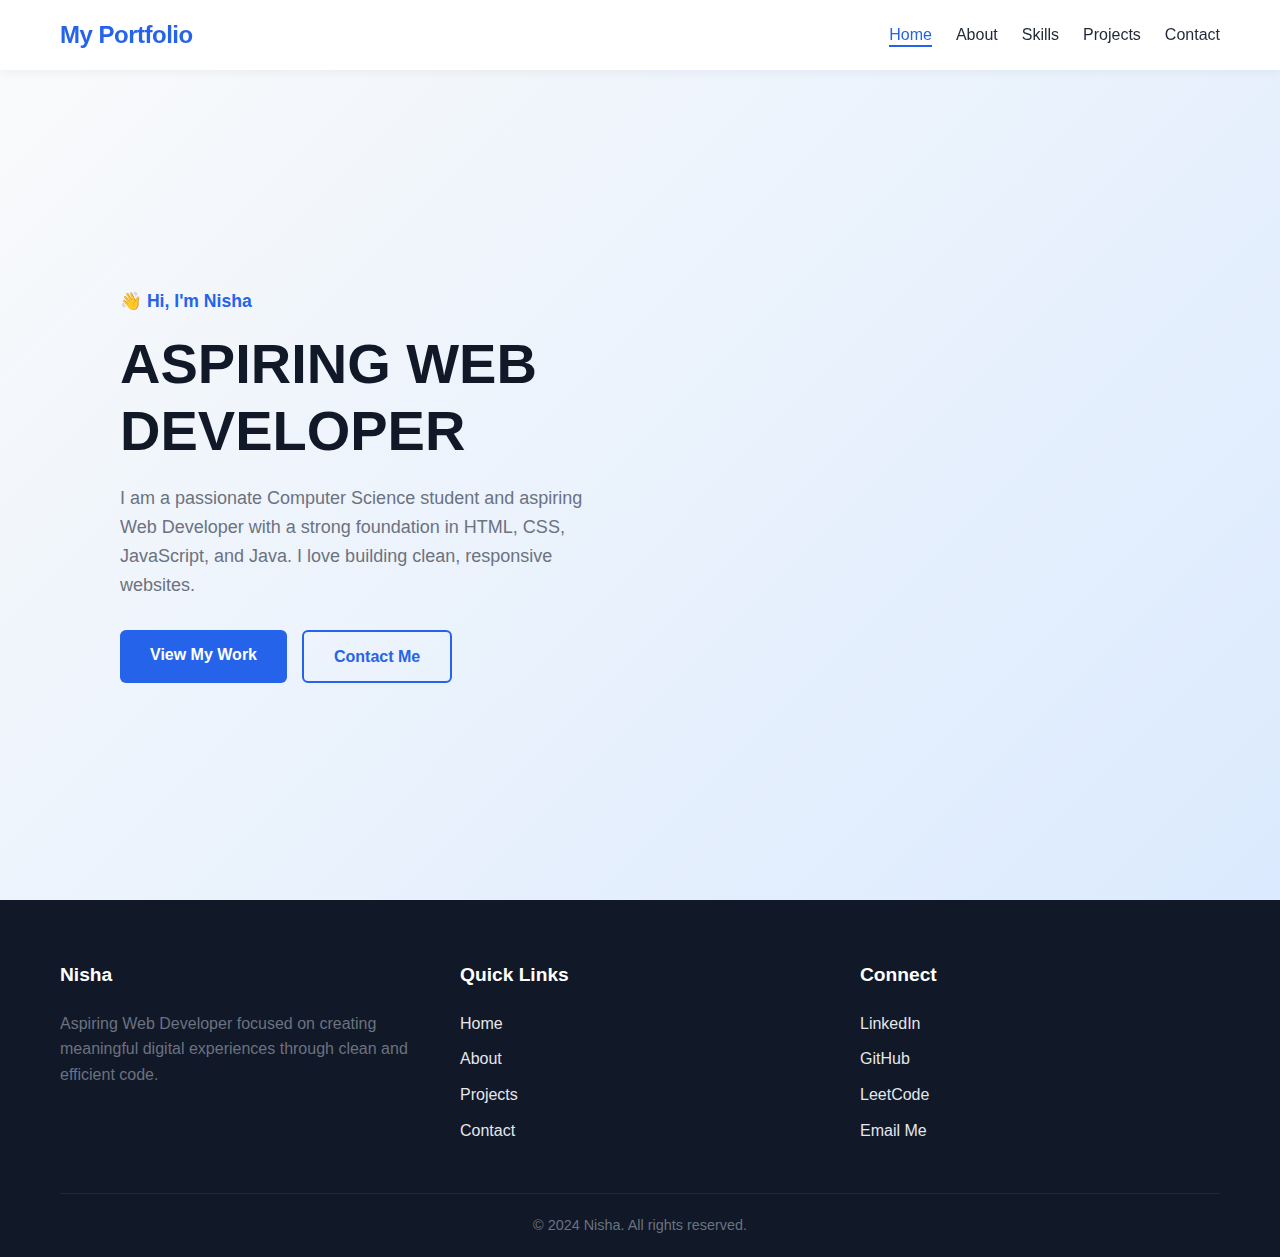
<file: index.html>
<!DOCTYPE html>
<html lang="en">

<head>
    <meta charset="UTF-8">
    <meta name="viewport" content="width=device-width, initial-scale=1.0">
    <title>Nisha | Aspiring Web Developer</title>

    <meta name="description"
        content="Portfolio of Nisha, an aspiring Web Developer skilled in HTML, CSS, JavaScript, and Java, focused on building responsive and user-friendly web applications.">

    <!-- CSS -->
    <link rel="stylesheet" href="css/style.css">

    <!-- PWA Manifest -->
    <link rel="manifest" href="manifest.json">
    <meta name="theme-color" content="#2563EB">

    <!-- Favicon -->
    <link rel="icon" type="image/x-icon" href="assets/icons/favicon.ico">
</head>

<body>

    <!-- Header -->
    <header class="header">
        <div class="container navbar">
            <a href="index.html" class="logo">My Portfolio</a>

            <!-- Hamburger Checkbox -->
            <input type="checkbox" id="nav-toggle" class="nav-toggle">

            <!-- Hamburger Icon -->
            <label for="nav-toggle" class="hamburger">
                <span></span>
                <span></span>
                <span></span>
            </label>

            <!-- Navigation -->
            <nav class="nav">
                <ul class="nav-links">
                    <li><a href="index.html" class="nav-link active">Home</a></li>
                    <li><a href="about.html" class="nav-link">About</a></li>
                    <li><a href="skills.html" class="nav-link">Skills</a></li>
                    <li><a href="projects.html" class="nav-link">Projects</a></li>
                    <li><a href="contact.html" class="nav-link">Contact</a></li>
                </ul>
            </nav>
        </div>
    </header>


    <!-- Hero Section -->
<section class="hero">
    <div class="hero-grid">

        <!-- Mobile-only Photo -->
        <div class="hero-photo-mobile">
            <img src="assets/images/Nishaprofessional.jpg" alt="Nisha Profile Photo">
        </div>

        <!-- Text -->
        <div class="hero-text">
            <span class="hero-greeting">👋 Hi, I'm Nisha</span>
            <h1 class="hero-title">ASPIRING WEB DEVELOPER</h1>
            <p class="hero-description">
                I am a passionate Computer Science student and aspiring Web Developer with a strong foundation in
                HTML, CSS, JavaScript, and Java. I love building clean, responsive websites.
            </p>
            <div class="hero-buttons">
                <a href="projects.html" class="btn btn-primary">View My Work</a>
                <a href="contact.html" class="btn btn-outline">Contact Me</a>
            </div>
        </div>

    </div>
</section>



    <!-- Footer -->
    <footer class="footer">
        <div class="container">
            <div class="footer-content">

                <div class="footer-col">
                    <h3>Nisha</h3>
                    <p class="text-gray">
                        Aspiring Web Developer focused on creating meaningful digital experiences through clean and
                        efficient code.
                    </p>
                </div>

                <div class="footer-col">
                    <h3>Quick Links</h3>
                    <ul class="footer-links">
                        <li><a href="index.html">Home</a></li>
                        <li><a href="about.html">About</a></li>
                        <li><a href="projects.html">Projects</a></li>
                        <li><a href="contact.html">Contact</a></li>
                    </ul>
                </div>

                <div class="footer-col">
                    <h3>Connect</h3>
                    <ul class="footer-links">
                        <li><a href="https://www.linkedin.com/in/nishas27" target="_blank">LinkedIn</a></li>
                        <li><a href="https://github.com/Snisha2704" target="_blank">GitHub</a></li>
                        <li><a href="https://leetcode.com/u/Nisha2704/" target="_blank">LeetCode</a></li>
                        <li><a href="mailto:nishaasakthii@gmail.com">Email Me</a></li>
                    </ul>
                </div>

            </div>

            <div class="footer-bottom">
                &copy; 2024 Nisha. All rights reserved.
            </div>
        </div>
    </footer>

</body>

</html>
</file>
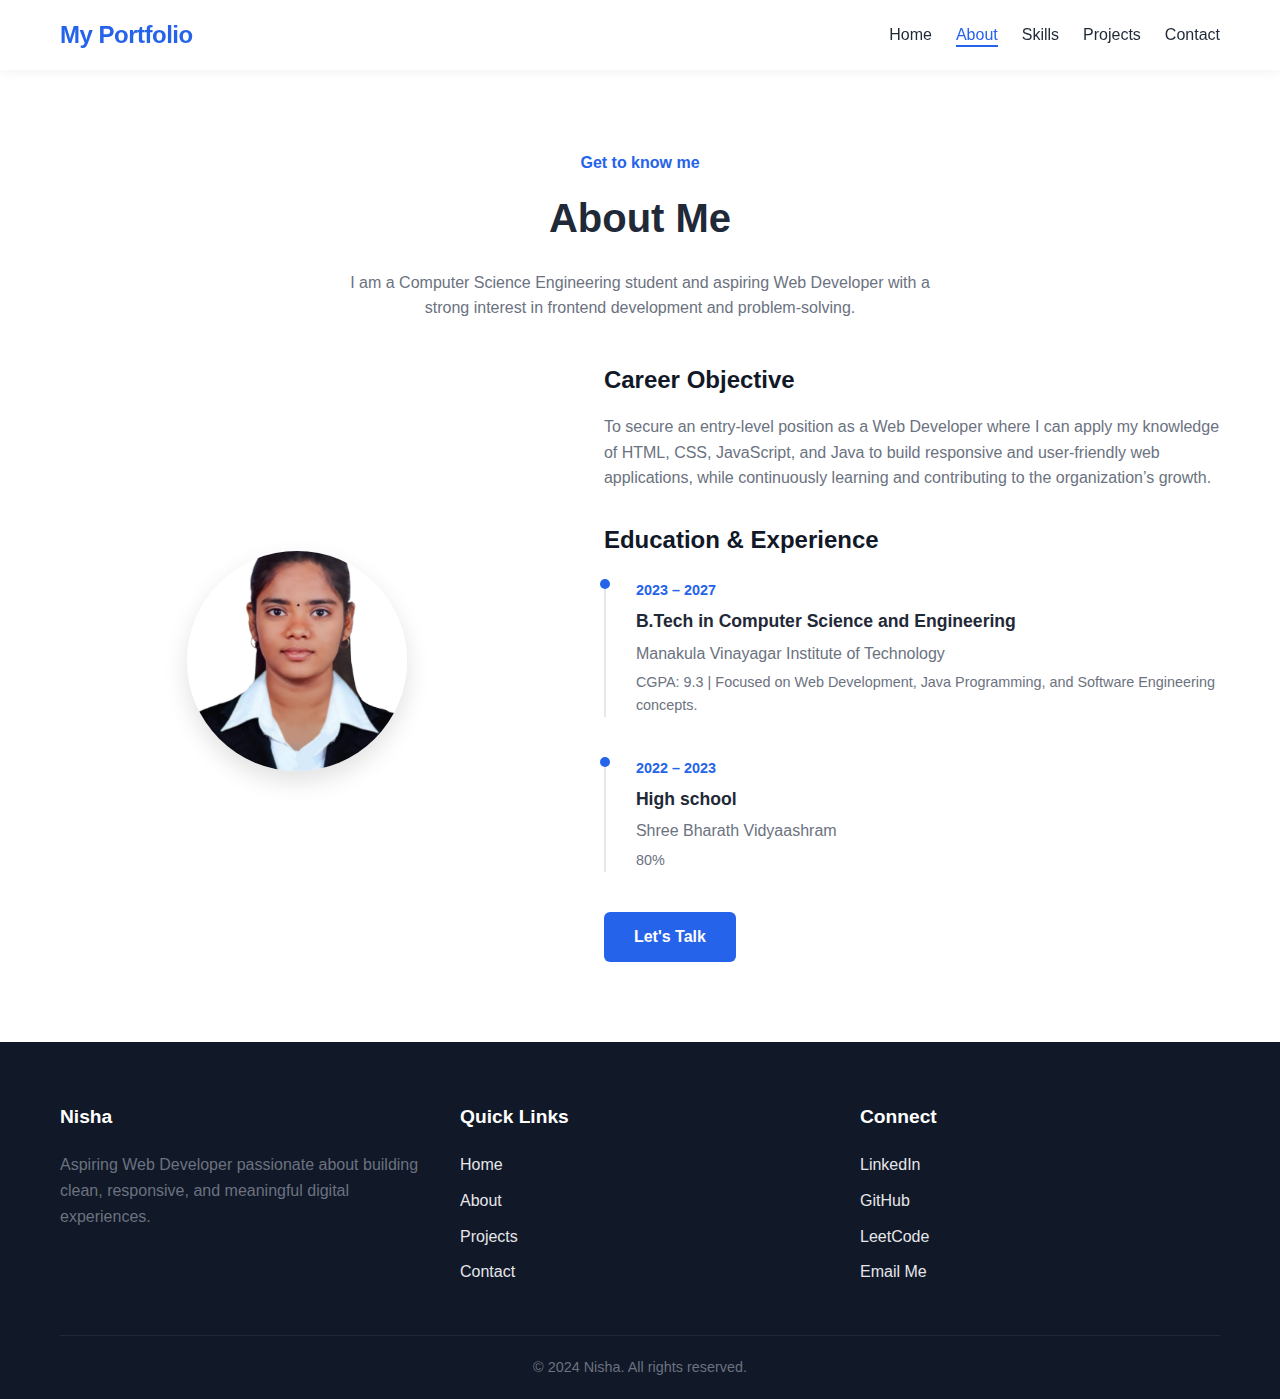
<file: about.html>
<!DOCTYPE html>
<html lang="en">

<head>
    <meta charset="UTF-8">
    <meta name="viewport" content="width=device-width, initial-scale=1.0">
    <title>About Me | Nisha</title>

    <meta name="description"
        content="About Nisha, a Computer Science student and aspiring Web Developer passionate about frontend development and clean UI design.">

    <link rel="stylesheet" href="css/style.css">
    <link rel="manifest" href="manifest.json">
    <meta name="theme-color" content="#2563EB">
</head>

<body>

    <!-- Header -->
    <header class="header">
        <div class="container navbar">
            <a href="index.html" class="logo">My Portfolio</a>

            <!-- Hamburger Checkbox -->
            <input type="checkbox" id="nav-toggle" class="nav-toggle">

            <!-- Hamburger Icon -->
            <label for="nav-toggle" class="hamburger">
                <span></span>
                <span></span>
                <span></span>
            </label>

            <!-- Navigation -->
            <nav class="nav">
                <ul class="nav-links">
                    <li><a href="index.html" class="nav-link">Home</a></li>
                    <li><a href="about.html" class="nav-link active">About</a></li>
                    <li><a href="skills.html" class="nav-link">Skills</a></li>
                    <li><a href="projects.html" class="nav-link">Projects</a></li>
                    <li><a href="contact.html" class="nav-link">Contact</a></li>
                </ul>
            </nav>
        </div>
    </header>


    <!-- About Section -->
    <section class="section about-hero">
        <div class="container">

            <div class="text-center">
                <span class="text-primary" style="font-weight: 600;">Get to know me</span>
                <h1 style="font-size: 2.5rem; margin: 10px 0 20px;">About Me</h1>
                <p class="text-gray" style="max-width: 600px; margin: 0 auto;">
                    I am a Computer Science Engineering student and aspiring Web Developer with a strong interest in
                    frontend development and problem-solving.
                </p>
            </div>

            <div class="grid about-grid">

                <!-- Image/Profile Box -->
                <div>
                    <div class="about-photo">
                        <img src="assets/images/Nishaprofessional.jpg" alt="Nisha Profile Photo">
                    </div>

                </div>

                <!-- Bio & Info -->
                <div>
                    <h2 style="margin-bottom: 15px; color: var(--gray-900);">Career Objective</h2>
                    <p class="text-gray" style="margin-bottom: 30px;">
                        To secure an entry-level position as a Web Developer where I can apply my knowledge of
                        HTML, CSS, JavaScript, and Java to build responsive and user-friendly web applications,
                        while continuously learning and contributing to the organization’s growth.
                    </p>

                    <h2 style="margin-bottom: 20px; color: var(--gray-900);">Education & Experience</h2>

                    <div class="timeline">
                        <div class="timeline-item">
                            <span class="timeline-date">2023 – 2027</span>
                            <h3 style="font-size: 1.1rem; margin-bottom: 5px;">
                                B.Tech in Computer Science and Engineering
                            </h3>
                            <p class="text-gray">Manakula Vinayagar Institute of Technology</p>
                            <p class="text-gray" style="font-size: 0.9rem; margin-top: 5px;">
                                CGPA: 9.3 | Focused on Web Development, Java Programming, and Software Engineering
                                concepts.
                            </p>
                        </div>

                        <div class="timeline-item">
                            <span class="timeline-date">2022 – 2023</span>
                            <h3 style="font-size: 1.1rem; margin-bottom: 5px;">
                                High school
                            </h3>
                            <p class="text-gray">Shree Bharath Vidyaashram</p>
                            <p class="text-gray" style="font-size: 0.9rem; margin-top: 5px;">
                                80%
                            </p>
                        </div>
                    </div>

                    <a href="contact.html" class="btn btn-primary">Let's Talk</a>
                </div>

            </div>
        </div>
    </section>

    <!-- Footer -->
    <footer class="footer">
        <div class="container">
            <div class="footer-content">

                <div class="footer-col">
                    <h3>Nisha</h3>
                    <p class="text-gray">
                        Aspiring Web Developer passionate about building clean, responsive, and meaningful digital
                        experiences.
                    </p>
                </div>

                <div class="footer-col">
                    <h3>Quick Links</h3>
                    <ul class="footer-links">
                        <li><a href="index.html">Home</a></li>
                        <li><a href="about.html">About</a></li>
                        <li><a href="projects.html">Projects</a></li>
                        <li><a href="contact.html">Contact</a></li>
                    </ul>
                </div>

                <div class="footer-col">
                    <h3>Connect</h3>
                    <ul class="footer-links">
                        <li><a href="https://www.linkedin.com/in/nishas27" target="_blank">LinkedIn</a></li>
                        <li><a href="https://github.com/Snisha2704" target="_blank">GitHub</a></li>
                        <li><a href="https://leetcode.com/u/Nisha2704/" target="_blank">LeetCode</a></li>
                        <li><a href="mailto:nishaasakthii@gmail.com">Email Me</a></li>
                    </ul>
                </div>

            </div>

            <div class="footer-bottom">
                &copy; 2024 Nisha. All rights reserved.
            </div>
        </div>
    </footer>

</body>

</html>
</file>
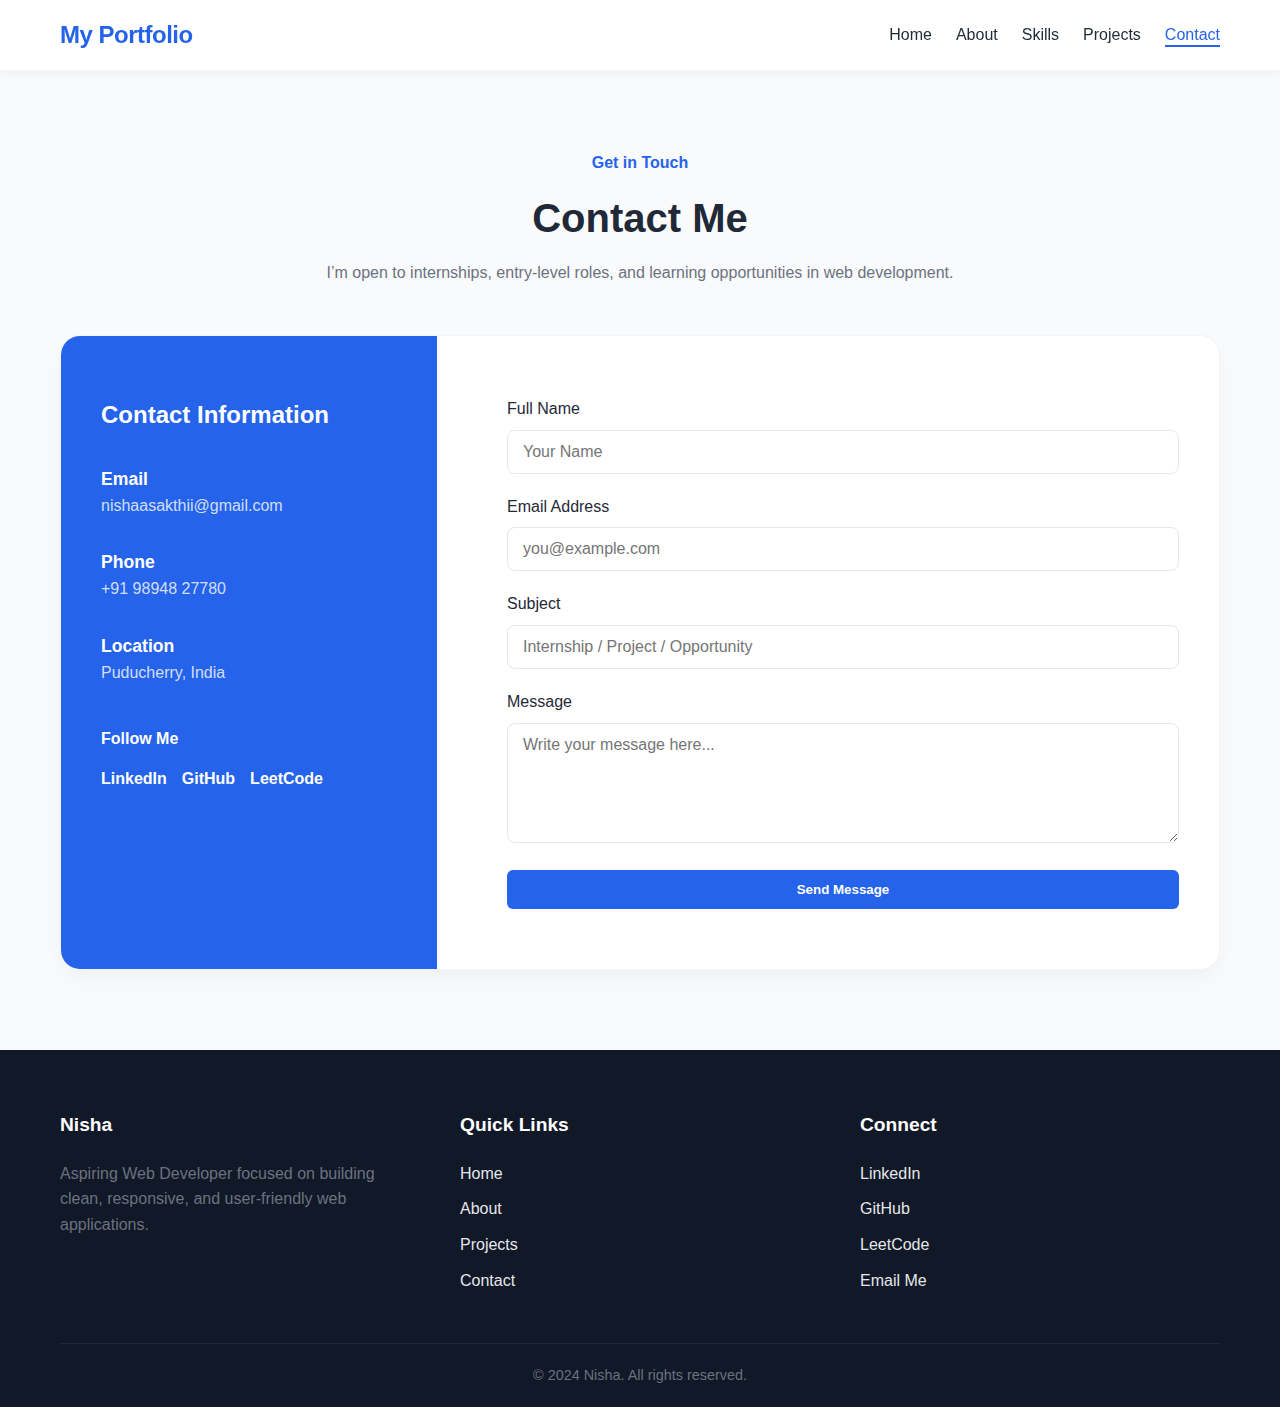
<file: contact.html>
<!DOCTYPE html>
<html lang="en">

<head>
    <meta charset="UTF-8">
    <meta name="viewport" content="width=device-width, initial-scale=1.0">
    <title>Contact | Nisha</title>

    <meta name="description"
        content="Contact Nisha, an aspiring Web Developer. Get in touch for projects, collaborations, or opportunities.">

    <link rel="stylesheet" href="css/style.css">
    <link rel="manifest" href="manifest.json">
    <meta name="theme-color" content="#2563EB">
</head>

<body>
    <!-- Header -->
    <header class="header">
        <div class="container navbar">
            <a href="index.html" class="logo">My Portfolio</a>

            <!-- Hamburger Checkbox -->
            <input type="checkbox" id="nav-toggle" class="nav-toggle">

            <!-- Hamburger Icon -->
            <label for="nav-toggle" class="hamburger">
                <span></span>
                <span></span>
                <span></span>
            </label>

            <!-- Navigation -->
            <nav class="nav">
                <ul class="nav-links">
                    <li><a href="index.html" class="nav-link">Home</a></li>
                    <li><a href="about.html" class="nav-link">About</a></li>
                    <li><a href="skills.html" class="nav-link">Skills</a></li>
                    <li><a href="projects.html" class="nav-link">Projects</a></li>
                    <li><a href="contact.html" class="nav-link active">Contact</a></li>
                </ul>
            </nav>
        </div>
    </header>


    <!-- Contact Section -->
    <section class="section">
        <div class="container">

            <div class="text-center" style="margin-bottom: 50px;">
                <span class="text-primary" style="font-weight: 600;">Get in Touch</span>
                <h1 style="font-size: 2.5rem; margin: 10px 0;">Contact Me</h1>
                <p class="text-gray">
                    I’m open to internships, entry-level roles, and learning opportunities in web development.
                </p>
            </div>

            <div class="grid contact-grid">

                <!-- Contact Info -->
                <div class="contact-info">
                    <h3>Contact Information</h3>

                    <div class="info-item">
                        <div>
                            <strong style="display: block; font-size: 1.1rem;">Email</strong>
                            <a href="mailto:nishaasakthii@gmail.com" style="color: rgba(255,255,255,0.8);">
                                nishaasakthii@gmail.com
                            </a>
                        </div>
                    </div>

                    <div class="info-item">
                        <div>
                            <strong style="display: block; font-size: 1.1rem;">Phone</strong>
                            <a href="tel:+919894827780" style="color: rgba(255,255,255,0.8);">
                                +91 98948 27780
                            </a>
                        </div>
                    </div>

                    <div class="info-item">
                        <div>
                            <strong style="display: block; font-size: 1.1rem;">Location</strong>
                            <span style="color: rgba(255,255,255,0.8);">
                                Puducherry, India
                            </span>
                        </div>
                    </div>

                    <div style="margin-top: 40px;">
                        <strong style="display: block; margin-bottom: 15px;">Follow Me</strong>
                        <div style="display: flex; gap: 15px;">
                            <a href="https://www.linkedin.com/in/nishas27" target="_blank"
                                style="color: white; font-weight: 600;">LinkedIn</a>
                            <a href="https://github.com/Snisha2704" target="_blank"
                                style="color: white; font-weight: 600;">GitHub</a>
                            <a href="https://leetcode.com/u/Nisha2704/" target="_blank"
                                style="color: white; font-weight: 600;">LeetCode</a>
                        </div>
                    </div>
                </div>

                <!-- Contact Form -->
                <div class="contact-form-box">
                    <form action="#" method="POST">
                        <div class="form-group">
                            <label for="name" class="form-label">Full Name</label>
                            <input type="text" id="name" name="name" class="form-input" placeholder="Your Name"
                                required>
                        </div>

                        <div class="form-group">
                            <label for="email" class="form-label">Email Address</label>
                            <input type="email" id="email" name="email" class="form-input" placeholder="you@example.com"
                                required>
                        </div>

                        <div class="form-group">
                            <label for="subject" class="form-label">Subject</label>
                            <input type="text" id="subject" name="subject" class="form-input"
                                placeholder="Internship / Project / Opportunity" required>
                        </div>

                        <div class="form-group">
                            <label for="message" class="form-label">Message</label>
                            <textarea id="message" name="message" class="form-textarea"
                                placeholder="Write your message here..." required></textarea>
                        </div>

                        <button type="submit" class="btn btn-primary" style="width: 100%;">
                            Send Message
                        </button>
                    </form>
                </div>

            </div>
        </div>
    </section>

    <!-- Footer -->
    <footer class="footer">
        <div class="container">
            <div class="footer-content">

                <div class="footer-col">
                    <h3>Nisha</h3>
                    <p class="text-gray">
                        Aspiring Web Developer focused on building clean, responsive, and user-friendly web
                        applications.
                    </p>
                </div>

                <div class="footer-col">
                    <h3>Quick Links</h3>
                    <ul class="footer-links">
                        <li><a href="index.html">Home</a></li>
                        <li><a href="about.html">About</a></li>
                        <li><a href="projects.html">Projects</a></li>
                        <li><a href="contact.html">Contact</a></li>
                    </ul>
                </div>

                <div class="footer-col">
                    <h3>Connect</h3>
                    <ul class="footer-links">
                        <li><a href="https://www.linkedin.com/in/nishas27" target="_blank">LinkedIn</a></li>
                        <li><a href="https://github.com/Snisha2704" target="_blank">GitHub</a></li>
                        <li><a href="https://leetcode.com/u/Nisha2704/" target="_blank">LeetCode</a></li>
                        <li><a href="mailto:nishaasakthii@gmail.com">Email Me</a></li>
                    </ul>
                </div>

            </div>

            <div class="footer-bottom">
                &copy; 2024 Nisha. All rights reserved.
            </div>
        </div>
    </footer>

</body>

</html>
</file>
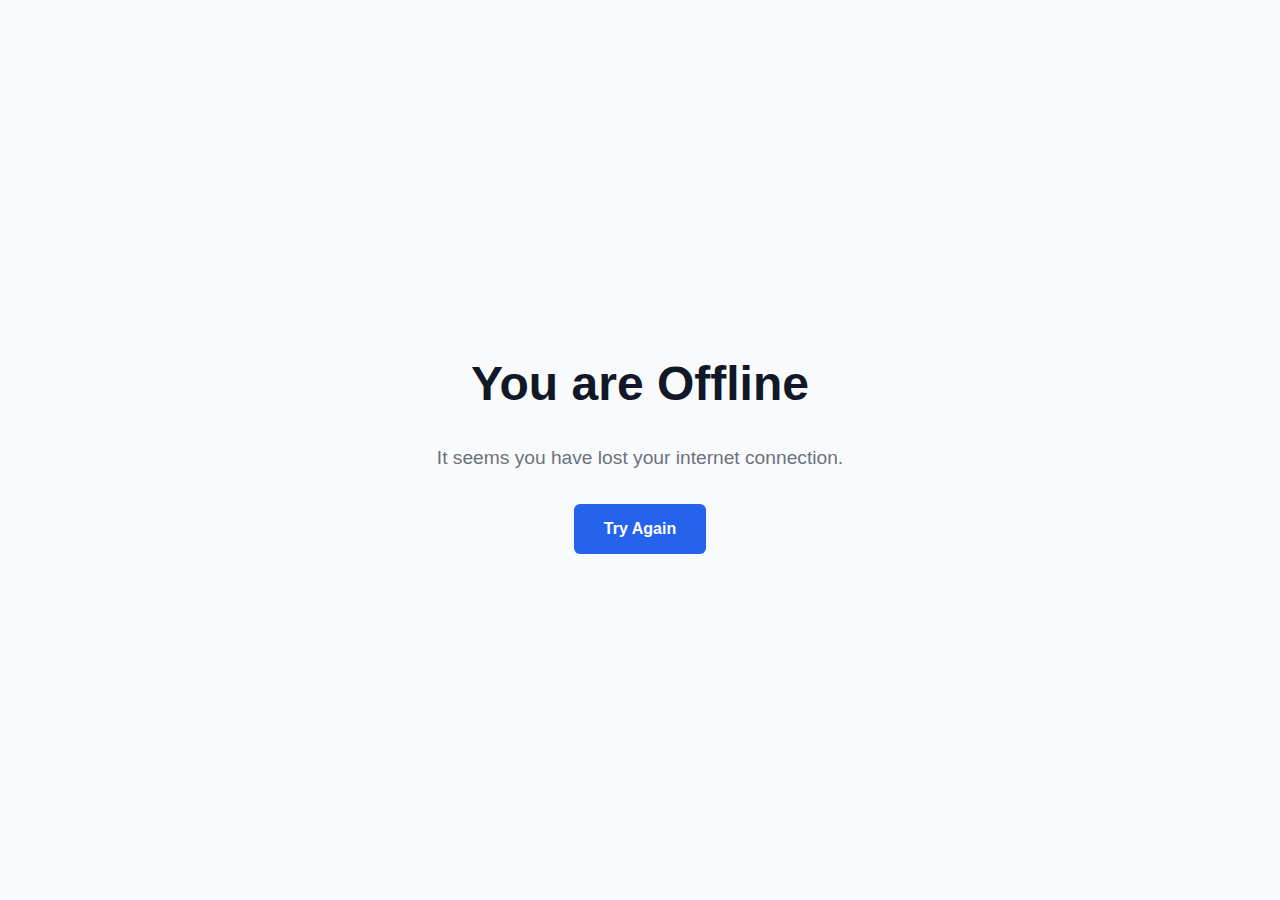
<file: offline.html>
<!DOCTYPE html>
<html lang="en">

<head>
    <meta charset="UTF-8">
    <meta name="viewport" content="width=device-width, initial-scale=1.0">
    <title>Offline | Nisha</title>
    <link rel="stylesheet" href="css/style.css">
</head>

<body class="flex-center" style="height: 100vh; flex-direction: column; text-align: center;">

    <div class="container">
        <h1 style="font-size: 3rem; margin-bottom: 20px; color: var(--gray-900);">You are Offline</h1>
        <p class="text-gray" style="margin-bottom: 30px; font-size: 1.2rem;">
            It seems you have lost your internet connection.
        </p>
        <a href="index.html" class="btn btn-primary">Try Again</a>
    </div>

</body>

</html>
</file>
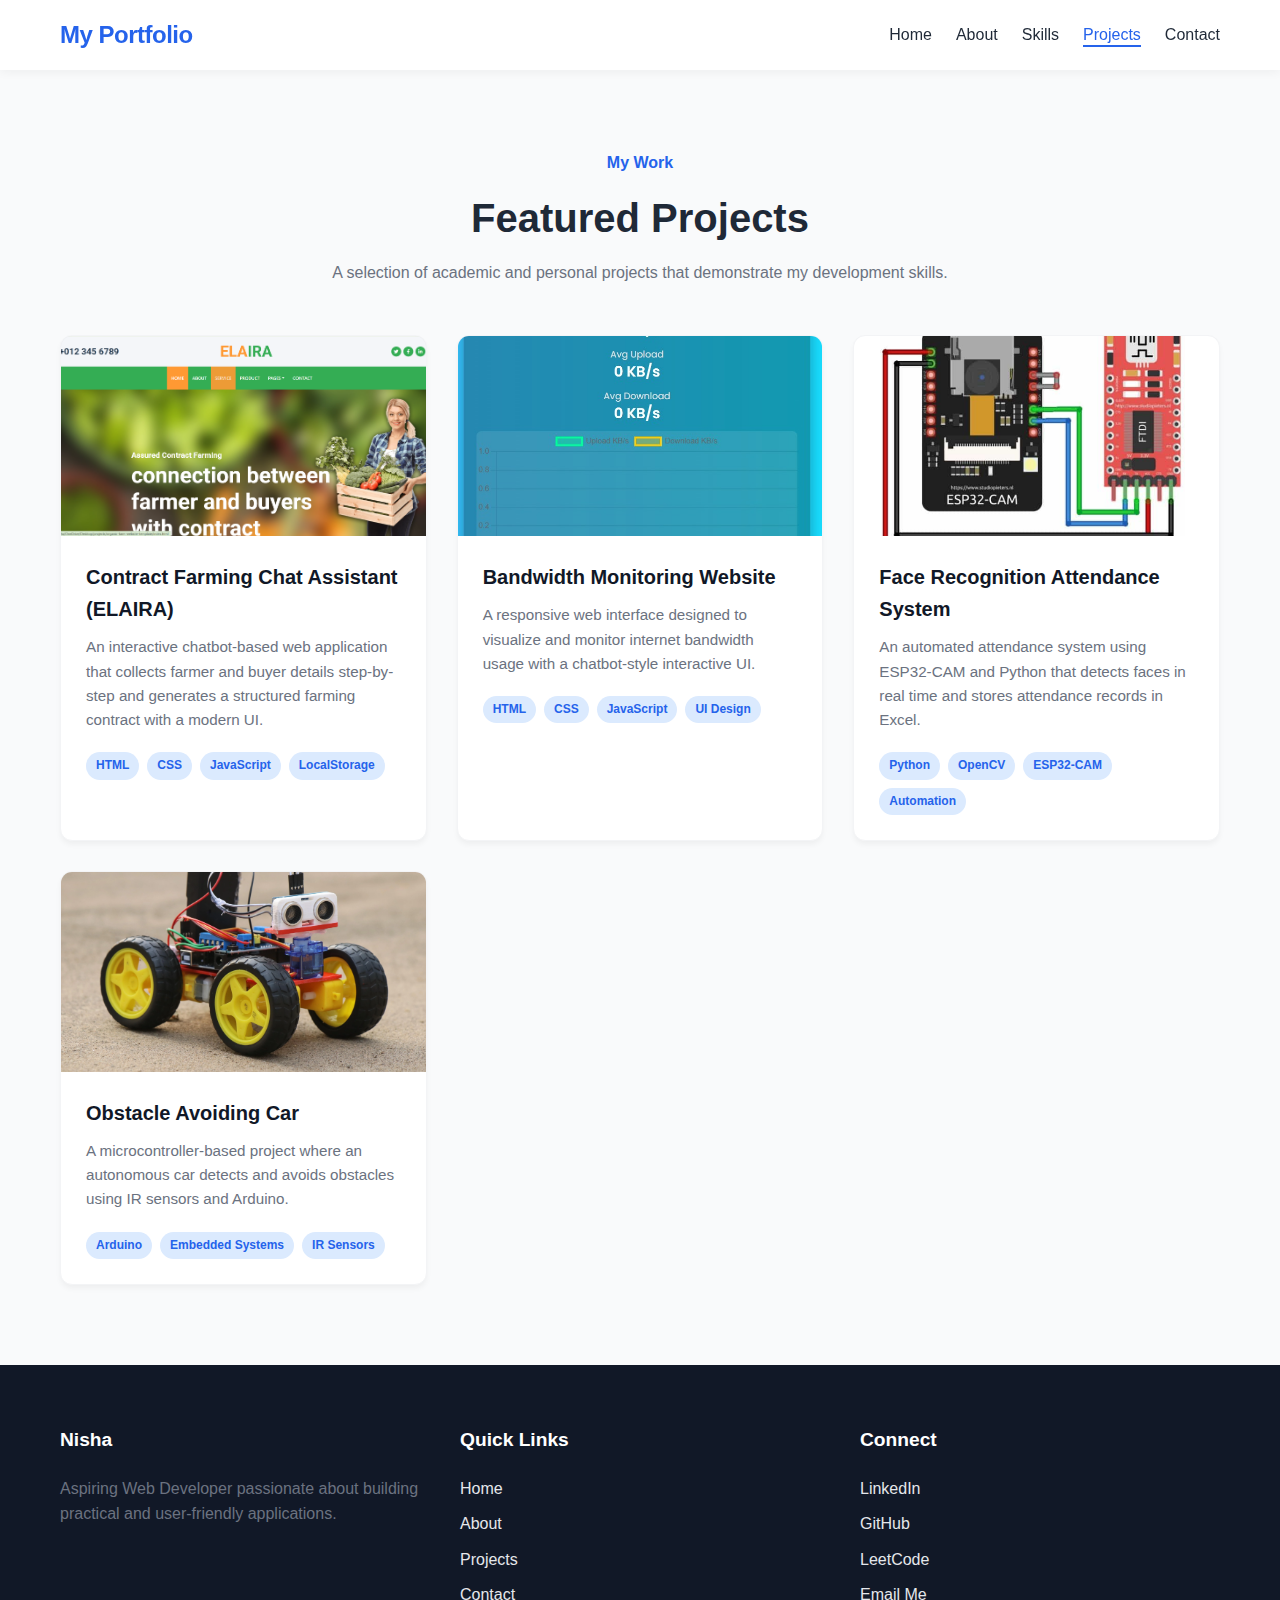
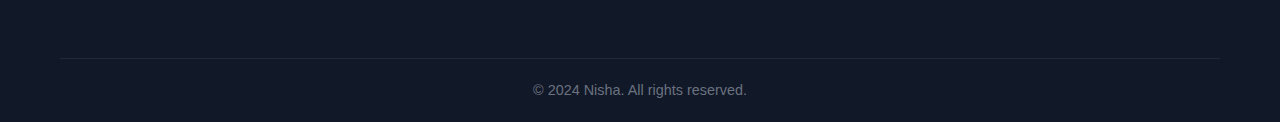
<file: projects.html>
<!DOCTYPE html>
<html lang="en">

<head>
    <meta charset="UTF-8">
    <meta name="viewport" content="width=device-width, initial-scale=1.0">
    <title>Projects | Nisha</title>

    <meta name="description"
        content="Projects by Nisha showcasing frontend development, Java-based applications, and practical problem-solving skills.">

    <link rel="stylesheet" href="css/style.css">
    <link rel="manifest" href="manifest.json">
    <meta name="theme-color" content="#2563EB">
</head>

<body>
    <!-- Header -->
    <header class="header">
        <div class="container navbar">
            <a href="index.html" class="logo">My Portfolio</a>

            <!-- Hamburger Checkbox -->
            <input type="checkbox" id="nav-toggle" class="nav-toggle">

            <!-- Hamburger Icon -->
            <label for="nav-toggle" class="hamburger">
                <span></span>
                <span></span>
                <span></span>
            </label>

            <!-- Navigation -->
            <nav class="nav">
                <ul class="nav-links">
                    <li><a href="index.html" class="nav-link">Home</a></li>
                    <li><a href="about.html" class="nav-link">About</a></li>
                    <li><a href="skills.html" class="nav-link">Skills</a></li>
                    <li><a href="projects.html" class="nav-link active">Projects</a></li>
                    <li><a href="contact.html" class="nav-link">Contact</a></li>
                </ul>
            </nav>
        </div>
    </header>


    <!-- Projects Section -->
    <section class="section">
        <div class="container">

            <div class="text-center" style="margin-bottom: 50px;">
                <span class="text-primary" style="font-weight: 600;">My Work</span>
                <h1 style="font-size: 2.5rem; margin: 10px 0;">Featured Projects</h1>
                <p class="text-gray">
                    A selection of academic and personal projects that demonstrate my development skills.
                </p>
            </div>

            <div class="grid projects-grid">

                <!-- Project 1 -->
                <article class="project-card">
                    <div class="project-img">
                        <img src="assets/images/projects/ELAIRA.png" alt="Contract Farming Chat Assistant">
                    </div>

                    <div class="project-content">
                        <h3 class="project-title">Contract Farming Chat Assistant (ELAIRA)</h3>
                        <p class="project-desc">
                            An interactive chatbot-based web application that collects farmer and buyer details
                            step-by-step and generates a structured farming contract with a modern UI.
                        </p>
                        <div class="project-tags">
                            <span class="tag">HTML</span>
                            <span class="tag">CSS</span>
                            <span class="tag">JavaScript</span>
                            <span class="tag">LocalStorage</span>
                        </div>
                    </div>
                </article>

                <!-- Project 2 -->
                <article class="project-card">
                    <div class="project-img">
                        <img src="assets/images/projects/bandwidth.jpeg" alt="Bandwidth Monitoring Website">
                    </div>

                    <div class="project-content">
                        <h3 class="project-title">Bandwidth Monitoring Website</h3>
                        <p class="project-desc">
                            A responsive web interface designed to visualize and monitor internet bandwidth usage
                            with a chatbot-style interactive UI.
                        </p>
                        <div class="project-tags">
                            <span class="tag">HTML</span>
                            <span class="tag">CSS</span>
                            <span class="tag">JavaScript</span>
                            <span class="tag">UI Design</span>
                        </div>
                    </div>
                </article>

                <!-- Project 3 -->
                <article class="project-card">
                    <div class="project-img">
                        <img src="assets/images/projects/facerecog.png" alt="Face Recognition Attendance System">
                    </div>

                    <div class="project-content">
                        <h3 class="project-title">Face Recognition Attendance System</h3>
                        <p class="project-desc">
                            An automated attendance system using ESP32-CAM and Python that detects faces in real time
                            and stores attendance records in Excel.
                        </p>
                        <div class="project-tags">
                            <span class="tag">Python</span>
                            <span class="tag">OpenCV</span>
                            <span class="tag">ESP32-CAM</span>
                            <span class="tag">Automation</span>
                        </div>
                    </div>
                </article>

                <!-- Project 4 -->
                <article class="project-card">
                    <div class="project-img">
                        <img src="assets/images/projects/obstacleavoiding.webp" alt="Obstacle Avoiding Car">
                    </div>

                    <div class="project-content">
                        <h3 class="project-title">Obstacle Avoiding Car</h3>
                        <p class="project-desc">
                            A microcontroller-based project where an autonomous car detects and avoids obstacles
                            using IR sensors and Arduino.
                        </p>
                        <div class="project-tags">
                            <span class="tag">Arduino</span>
                            <span class="tag">Embedded Systems</span>
                            <span class="tag">IR Sensors</span>
                        </div>
                    </div>
                </article>

            </div>
        </div>
    </section>

    <!-- Footer -->
    <footer class="footer">
        <div class="container">
            <div class="footer-content">

                <div class="footer-col">
                    <h3>Nisha</h3>
                    <p class="text-gray">
                        Aspiring Web Developer passionate about building practical and user-friendly applications.
                    </p>
                </div>

                <div class="footer-col">
                    <h3>Quick Links</h3>
                    <ul class="footer-links">
                        <li><a href="index.html">Home</a></li>
                        <li><a href="about.html">About</a></li>
                        <li><a href="projects.html">Projects</a></li>
                        <li><a href="contact.html">Contact</a></li>
                    </ul>
                </div>

                <div class="footer-col">
                    <h3>Connect</h3>
                    <ul class="footer-links">
                        <li><a href="https://www.linkedin.com/in/nishas27" target="_blank">LinkedIn</a></li>
                        <li><a href="https://github.com/Snisha2704" target="_blank">GitHub</a></li>
                        <li><a href="https://leetcode.com/u/Nisha2704/" target="_blank">LeetCode</a></li>
                        <li><a href="mailto:nishaasakthii@gmail.com">Email Me</a></li>
                    </ul>
                </div>

            </div>

            <div class="footer-bottom">
                &copy; 2024 Nisha. All rights reserved.
            </div>
        </div>
    </footer>

</body>

</html>
</file>
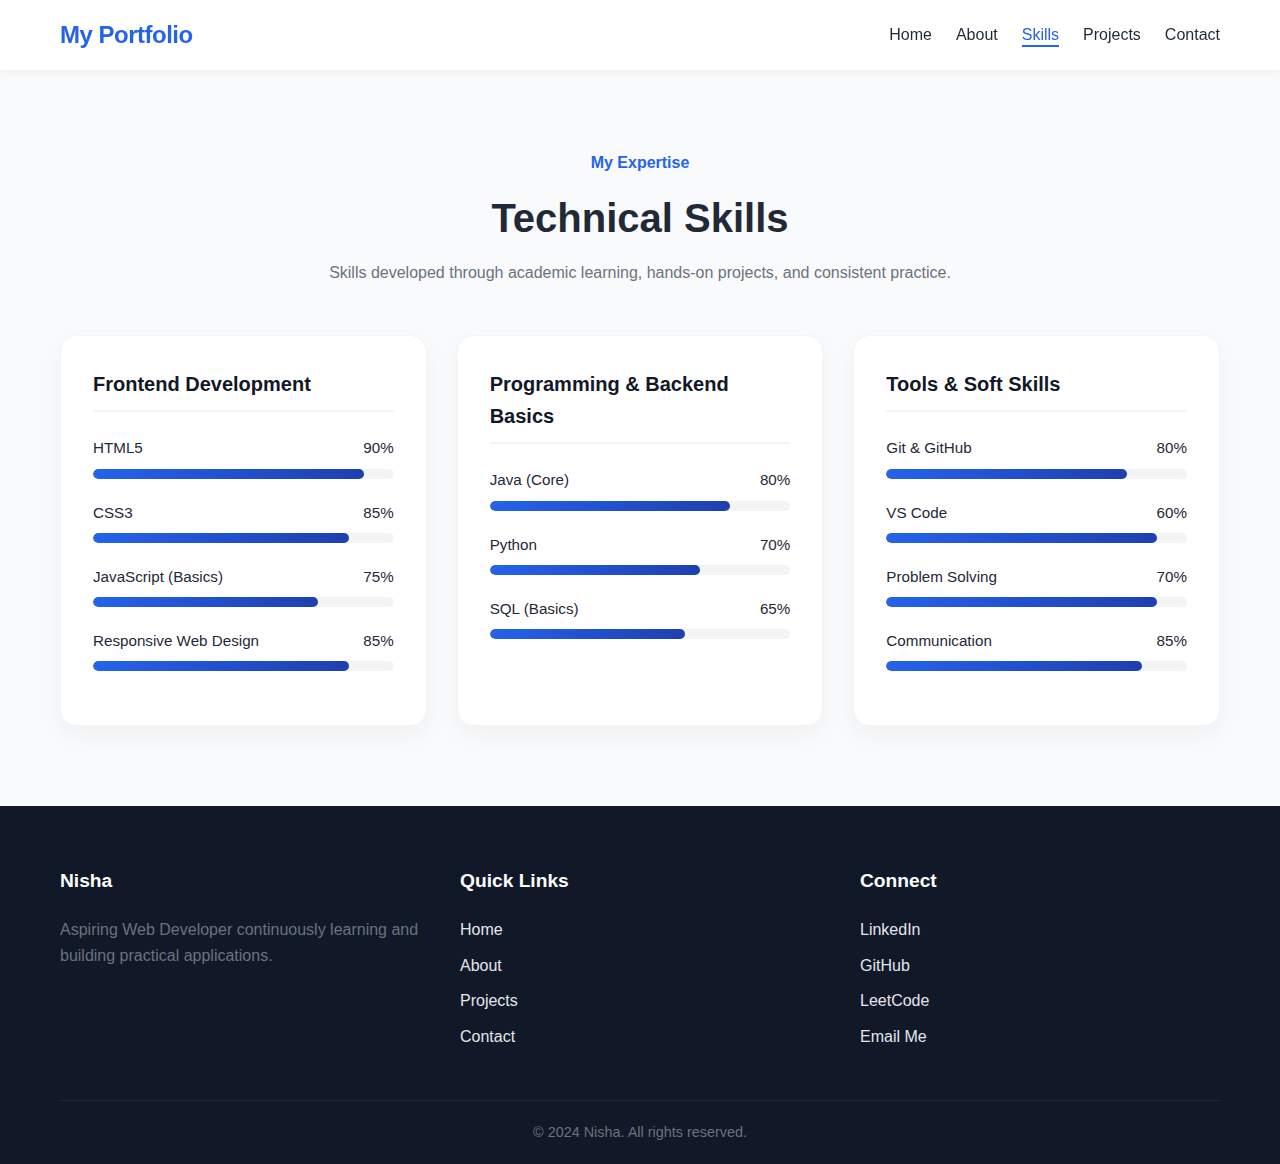
<file: skills.html>
<!DOCTYPE html>
<html lang="en">

<head>
    <meta charset="UTF-8">
    <meta name="viewport" content="width=device-width, initial-scale=1.0">
    <title>Skills | Nisha</title>

    <meta name="description"
        content="Technical and soft skills of Nisha, an aspiring Web Developer with strong foundations in frontend development, Java, and problem-solving.">

    <link rel="stylesheet" href="css/style.css">
    <link rel="manifest" href="manifest.json">
    <meta name="theme-color" content="#2563EB">
</head>

<body>

    <!-- Header -->
    <header class="header">
        <div class="container navbar">
            <a href="index.html" class="logo">My Portfolio</a>

            <!-- Hamburger Checkbox -->
            <input type="checkbox" id="nav-toggle" class="nav-toggle">

            <!-- Hamburger Icon -->
            <label for="nav-toggle" class="hamburger">
                <span></span>
                <span></span>
                <span></span>
            </label>

            <!-- Navigation -->
            <nav class="nav">
                <ul class="nav-links">
                    <li><a href="index.html" class="nav-link">Home</a></li>
                    <li><a href="about.html" class="nav-link">About</a></li>
                    <li><a href="skills.html" class="nav-link active">Skills</a></li>
                    <li><a href="projects.html" class="nav-link">Projects</a></li>
                    <li><a href="contact.html" class="nav-link">Contact</a></li>
                </ul>
            </nav>
        </div>
    </header>


    <!-- Skills Section -->
    <section class="section">
        <div class="container">

            <div class="text-center" style="margin-bottom: 50px;">
                <span class="text-primary" style="font-weight: 600;">My Expertise</span>
                <h1 style="font-size: 2.5rem; margin: 10px 0;">Technical Skills</h1>
                <p class="text-gray">
                    Skills developed through academic learning, hands-on projects, and consistent practice.
                </p>
            </div>

            <div class="grid" style="grid-template-columns: repeat(auto-fit, minmax(300px, 1fr));">

                <!-- Frontend -->
                <div class="skill-category">
                    <h3>Frontend Development</h3>

                    <div class="skill-item">
                        <div class="skill-info">
                            <span>HTML5</span>
                            <span>90%</span>
                        </div>
                        <div class="progress-bar-bg">
                            <div class="progress-bar-fill" style="width: 90%;"></div>
                        </div>
                    </div>

                    <div class="skill-item">
                        <div class="skill-info">
                            <span>CSS3</span>
                            <span>85%</span>
                        </div>
                        <div class="progress-bar-bg">
                            <div class="progress-bar-fill" style="width: 85%;"></div>
                        </div>
                    </div>

                    <div class="skill-item">
                        <div class="skill-info">
                            <span>JavaScript (Basics)</span>
                            <span>75%</span>
                        </div>
                        <div class="progress-bar-bg">
                            <div class="progress-bar-fill" style="width: 75%;"></div>
                        </div>
                    </div>

                    <div class="skill-item">
                        <div class="skill-info">
                            <span>Responsive Web Design</span>
                            <span>85%</span>
                        </div>
                        <div class="progress-bar-bg">
                            <div class="progress-bar-fill" style="width: 85%;"></div>
                        </div>
                    </div>
                </div>

                <!-- Programming & Backend Basics -->
                <div class="skill-category">
                    <h3>Programming & Backend Basics</h3>

                    <div class="skill-item">
                        <div class="skill-info">
                            <span>Java (Core)</span>
                            <span>80%</span>
                        </div>
                        <div class="progress-bar-bg">
                            <div class="progress-bar-fill" style="width: 80%;"></div>
                        </div>
                    </div>

                    <div class="skill-item">
                        <div class="skill-info">
                            <span>Python</span>
                            <span>70%</span>
                        </div>
                        <div class="progress-bar-bg">
                            <div class="progress-bar-fill" style="width: 70%;"></div>
                        </div>
                    </div>

                    <div class="skill-item">
                        <div class="skill-info">
                            <span>SQL (Basics)</span>
                            <span>65%</span>
                        </div>
                        <div class="progress-bar-bg">
                            <div class="progress-bar-fill" style="width: 65%;"></div>
                        </div>
                    </div>
                </div>

                <!-- Tools & Soft Skills -->
                <div class="skill-category">
                    <h3>Tools & Soft Skills</h3>

                    <div class="skill-item">
                        <div class="skill-info">
                            <span>Git & GitHub</span>
                            <span>80%</span>
                        </div>
                        <div class="progress-bar-bg">
                            <div class="progress-bar-fill" style="width: 80%;"></div>
                        </div>
                    </div>

                    <div class="skill-item">
                        <div class="skill-info">
                            <span>VS Code</span>
                            <span>60%</span>
                        </div>
                        <div class="progress-bar-bg">
                            <div class="progress-bar-fill" style="width: 90%;"></div>
                        </div>
                    </div>

                    <div class="skill-item">
                        <div class="skill-info">
                            <span>Problem Solving</span>
                            <span>70%</span>
                        </div>
                        <div class="progress-bar-bg">
                            <div class="progress-bar-fill" style="width: 90%;"></div>
                        </div>
                    </div>

                    <div class="skill-item">
                        <div class="skill-info">
                            <span>Communication</span>
                            <span>85%</span>
                        </div>
                        <div class="progress-bar-bg">
                            <div class="progress-bar-fill" style="width: 85%;"></div>
                        </div>
                    </div>
                </div>

            </div>
        </div>
    </section>

    <!-- Footer -->
    <footer class="footer">
        <div class="container">
            <div class="footer-content">

                <div class="footer-col">
                    <h3>Nisha</h3>
                    <p class="text-gray">
                        Aspiring Web Developer continuously learning and building practical applications.
                    </p>
                </div>

                <div class="footer-col">
                    <h3>Quick Links</h3>
                    <ul class="footer-links">
                        <li><a href="index.html">Home</a></li>
                        <li><a href="about.html">About</a></li>
                        <li><a href="projects.html">Projects</a></li>
                        <li><a href="contact.html">Contact</a></li>
                    </ul>
                </div>

                <div class="footer-col">
                    <h3>Connect</h3>
                    <ul class="footer-links">
                        <li><a href="https://www.linkedin.com/in/nishas27" target="_blank">LinkedIn</a></li>
                        <li><a href="https://github.com/Snisha2704" target="_blank">GitHub</a></li>
                        <li><a href="https://leetcode.com/u/Nisha2704/" target="_blank">LeetCode</a></li>
                        <li><a href="mailto:nishaasakthii@gmail.com">Email Me</a></li>
                    </ul>
                </div>

            </div>

            <div class="footer-bottom">
                &copy; 2024 Nisha. All rights reserved.
            </div>
        </div>
    </footer>

</body>

</html>
</file>
<file: css/style.css>
/* 
==============================================
   Valid CSS3 | No Frameworks
   Theme: Blue & Gray
   Author: Portfolio Developer
==============================================
*/

:root {
    /* Color Palette */
    --primary-blue: #2563EB;
    /* Royal Blue */
    --primary-dark: #1E40AF;
    /* Darker Blue for hover */
    --accent-blue: #DBEAFE;
    /* Light Blue for backgrounds */

    --gray-50: #F9FAFB;
    --gray-100: #F3F4F6;
    --gray-200: #E5E7EB;
    --gray-500: #6B7280;
    --gray-800: #1F2937;
    --gray-900: #111827;

    --white: #FFFFFF;

    /* Spacing & Sizing */
    --container-width: 1200px;
    --header-height: 70px;

    /* Transitions */
    --transition-fast: 0.3s ease;
}

/* ==============================================
   Reset & Base Styles
============================================== */
* {
    margin: 0;
    padding: 0;
    box-sizing: border-box;
}

html {
    scroll-behavior: smooth;
}

body {
    font-family: -apple-system, BlinkMacSystemFont, "Segoe UI", Roboto, Helvetica, Arial, sans-serif;
    color: var(--gray-800);
    background-color: var(--gray-50);
    line-height: 1.6;
}

a {
    text-decoration: none;
    color: inherit;
    transition: color var(--transition-fast);
}

ul {
    list-style: none;
}

img {
    max-width: 100%;
    display: block;
}

/* ==============================================
   Layout Utilities
============================================== */
.container {
    max-width: var(--container-width);
    margin: 0 auto;
    padding: 0 20px;
    width: 100%;
}

.section {
    padding: 80px 0;
}

.text-center {
    text-align: center;
}

.text-primary {
    color: var(--primary-blue);
}

.text-gray {
    color: var(--gray-500);
}

.grid {
    display: grid;
    gap: 30px;
}

.flex {
    display: flex;
    gap: 20px;
}

.flex-center {
    display: flex;
    justify-content: center;
    align-items: center;
}

.flex-between {
    display: flex;
    justify-content: space-between;
    align-items: center;
}

/* ==============================================
   Components
============================================== */
/* Buttons */
.btn {
    display: inline-block;
    padding: 12px 30px;
    border-radius: 6px;
    font-weight: 600;
    cursor: pointer;
    transition: background-color var(--transition-fast), transform var(--transition-fast);
    border: none;
}

.btn-primary {
    background-color: var(--primary-blue);
    color: var(--white);
}

.btn-primary:hover {
    background-color: var(--primary-dark);
    transform: translateY(-2px);
}

.btn-outline {
    border: 2px solid var(--primary-blue);
    color: var(--primary-blue);
    background: transparent;
}

.btn-outline:hover {
    background-color: var(--primary-blue);
    color: var(--white);
    transform: translateY(-2px);
}

/* Header & Nav */
.header {
    background-color: var(--white);
    height: var(--header-height);
    box-shadow: 0 2px 10px rgba(0, 0, 0, 0.05);
    position: sticky;
    top: 0;
    z-index: 1000;
    display: flex;
    align-items: center;
}

.navbar {
    width: 100%;
}

.nav-content {
    display: flex;
    justify-content: space-between;
    align-items: center;
}

.logo {
    font-size: 1.5rem;
    font-weight: 700;
    color: var(--primary-blue);
    letter-spacing: -0.5px;
}

.nav-links {
    display: flex;
    gap: 30px;
}

.nav-link {
    font-weight: 500;
    color: var(--gray-500);
    position: relative;
}

.nav-link:hover,
.nav-link.active {
    color: var(--primary-blue);
}

.nav-link::after {
    content: '';
    position: absolute;
    bottom: -4px;
    left: 0;
    width: 0;
    height: 2px;
    background-color: var(--primary-blue);
    transition: width var(--transition-fast);
}

.nav-link:hover::after,
.nav-link.active::after {
    width: 100%;
}

/* Mobile Menu Toggle (Hidden by default on Desktop) */
.mobile-menu-btn {
    display: none;
    font-size: 1.5rem;
    cursor: pointer;
}

/* Footer */
.footer {
    background-color: var(--gray-900);
    color: var(--gray-200);
    padding: 60px 0 20px;
    margin-top: auto;
}

.footer-content {
    display: grid;
    grid-template-columns: repeat(auto-fit, minmax(250px, 1fr));
    gap: 40px;
    margin-bottom: 40px;
}

.footer-col h3 {
    color: var(--white);
    margin-bottom: 20px;
    font-size: 1.2rem;
}

.footer-links li {
    margin-bottom: 10px;
}

.footer-links a:hover {
    color: var(--primary-blue);
    padding-left: 5px;
}

.footer-bottom {
    border-top: 1px solid var(--gray-800);
    padding-top: 20px;
    text-align: center;
    font-size: 0.9rem;
    color: var(--gray-500);
}

/* ==============================================
   Page Specific Styles
============================================== */

/* Hero Section (Index) */
.hero {
    min-height: calc(100vh - var(--header-height));
    display: flex;
    align-items: center;
    background: linear-gradient(135deg, var(--gray-50) 0%, var(--accent-blue) 100%);
}

.hero-content {
    max-width: 600px;
}

.hero-greeting {
    font-size: 1.1rem;
    color: var(--primary-blue);
    font-weight: 600;
    margin-bottom: 15px;
    display: block;
}

.hero-title {
    font-size: 3.5rem;
    line-height: 1.2;
    color: var(--gray-900);
    margin-bottom: 20px;
}

.hero-description {
    font-size: 1.125rem;
    color: var(--gray-500);
    margin-bottom: 30px;
    max-width: 500px;
}

.hero-buttons {
    display: flex;
    gap: 15px;
}

/* About Page */
.about-hero {
    background-color: var(--white);
}

.about-grid {
    grid-template-columns: 1fr 1.5fr;
    align-items: start;
    margin-top: 40px;
}

.about-img-box {
    background-color: var(--gray-200);
    aspect-ratio: 1/1;
    border-radius: 12px;
    display: flex;
    align-items: center;
    justify-content: center;
    color: var(--gray-500);
    font-size: 3rem;
}

.timeline-item {
    position: relative;
    padding-left: 30px;
    margin-bottom: 40px;
    border-left: 2px solid var(--gray-200);
}

.timeline-item::before {
    content: '';
    position: absolute;
    left: -6px;
    top: 0;
    width: 10px;
    height: 10px;
    border-radius: 50%;
    background-color: var(--primary-blue);
}

.timeline-date {
    font-size: 0.9rem;
    color: var(--primary-blue);
    font-weight: 600;
    margin-bottom: 5px;
    display: block;
}

/* Skills Page */
.skill-category {
    background-color: var(--white);
    padding: 30px;
    border-radius: 12px;
    box-shadow: 0 4px 6px rgba(0, 0, 0, 0.02);
    border: 1px solid var(--gray-100);
}

.skill-category h3 {
    margin-bottom: 20px;
    color: var(--gray-900);
    border-bottom: 2px solid var(--gray-100);
    padding-bottom: 10px;
}

.skill-item {
    margin-bottom: 20px;
}

.skill-info {
    display: flex;
    justify-content: space-between;
    margin-bottom: 8px;
    font-weight: 500;
}

.progress-bar-bg {
    height: 8px;
    background-color: var(--gray-100);
    border-radius: 4px;
    overflow: hidden;
}

.progress-bar-fill {
    height: 100%;
    background-color: var(--primary-blue);
    border-radius: 4px;
}

/* Projects Page */
.projects-grid {
    grid-template-columns: repeat(auto-fill, minmax(300px, 1fr));
}

.project-card {
    background-color: var(--white);
    border-radius: 12px;
    overflow: hidden;
    box-shadow: 0 4px 6px -1px rgba(0, 0, 0, 0.05);
    transition: transform var(--transition-fast), box-shadow var(--transition-fast);
    border: 1px solid var(--gray-100);
}

.project-card:hover {
    transform: translateY(-5px);
    box-shadow: 0 10px 15px -3px rgba(0, 0, 0, 0.1);
}

.project-img {
    height: 200px;
    background-color: var(--gray-200);
    display: flex;
    align-items: center;
    justify-content: center;
    color: var(--gray-500);
}

.project-content {
    padding: 25px;
}

.project-title {
    font-size: 1.25rem;
    margin-bottom: 10px;
    color: var(--gray-900);
}

.project-desc {
    color: var(--gray-500);
    font-size: 0.95rem;
    margin-bottom: 20px;
}

.project-tags {
    display: flex;
    flex-wrap: wrap;
    gap: 8px;
}

.tag {
    font-size: 0.75rem;
    padding: 4px 10px;
    background-color: var(--accent-blue);
    color: var(--primary-blue);
    border-radius: 20px;
    font-weight: 600;
}

/* Contact Page */
.contact-grid {
    grid-template-columns: 1fr 2fr;
    background-color: var(--white);
    border-radius: 20px;
    overflow: hidden;
    box-shadow: 0 10px 25px -5px rgba(0, 0, 0, 0.05);
    border: 1px solid var(--gray-100);
}

.contact-info {
    background-color: var(--primary-blue);
    color: var(--white);
    padding: 60px 40px;
}

.contact-info h3 {
    font-size: 1.5rem;
    margin-bottom: 30px;
}

.info-item {
    margin-bottom: 30px;
    display: flex;
    align-items: center;
    gap: 15px;
}

.info-item i {
    /* Using generic placeholder for icon if needed */
    font-size: 1.2rem;
}

.contact-form-box {
    padding: 60px 40px;
}

.form-group {
    margin-bottom: 20px;
}

.form-label {
    display: block;
    margin-bottom: 8px;
    font-weight: 500;
    color: var(--gray-800);
}

.form-input,
.form-textarea {
    width: 100%;
    padding: 12px 15px;
    border: 1px solid var(--gray-200);
    border-radius: 8px;
    font-family: inherit;
    font-size: 1rem;
    transition: border-color var(--transition-fast);
}

.form-input:focus,
.form-textarea:focus {
    outline: none;
    border-color: var(--primary-blue);
}

.form-textarea {
    resize: vertical;
    min-height: 120px;
}

/* ==============================================
   Responsiveness
============================================== */
@media (max-width: 768px) {
    .nav-links {
        display: none;
        /* In a real scenario, we'd use a JS toggle or a CSS checkbox hack. For pure static/no-JS, we can display them stacked or simplified. Let's keep it simple for now or use :target for CSS only menus if strictly needed, but simplest is to stack them */
    }

    /* Simple Mobile Menu Fallback (Vertical Stack) */
    .nav-content {
        flex-direction: column;
        padding: 15px 0;
    }

    .nav-links {
        display: flex;
        flex-direction: row;
        width: 100%;
        justify-content: center;
        gap: 15px;
        margin-top: 15px;
        flex-wrap: wrap;
    }

    .hero-title {
        font-size: 2.5rem;
    }

    .about-grid,
    .contact-grid {
        grid-template-columns: 1fr;
    }

    .contact-info {
        padding: 40px 20px;
    }

    .contact-form-box {
        padding: 40px 20px;
    }
}

@media (max-width: 480px) {
    .hero-buttons {
        flex-direction: column;
    }

    .nav-links {
        gap: 10px;
        font-size: 0.9rem;
    }
}



/* ============================= */
/* Responsive Navbar */
/* ============================= */

.navbar {
    display: flex;
    align-items: center;
    justify-content: space-between;
}

.nav {
    display: flex;
}

.nav-links {
    display: flex;
    gap: 1.5rem;
    list-style: none;
}

.nav-link {
    text-decoration: none;
    font-weight: 500;
    color: #1f2937;
}

.nav-link:hover,
.nav-link.active {
    color: #2563eb;
}

/* Hamburger */
.nav-toggle {
    display: none;
}

.hamburger {
    display: none;
    flex-direction: column;
    cursor: pointer;
}

.hamburger span {
    width: 25px;
    height: 3px;
    background: #1f2937;
    margin: 4px 0;
    transition: 0.3s;
}



/* ============================= */
/* Mobile View */
/* ============================= */
@media (max-width: 768px) {
    .hamburger {
        display: flex;
    }

    .nav {
        position: absolute;
        top: 70px;
        right: 0;
        background: #ffffff;
        width: 100%;
        display: none;
        box-shadow: 0 10px 30px rgba(0, 0, 0, 0.08);
    }

    .nav-links {
        flex-direction: column;
        padding: 1.5rem 0;
        align-items: center;
    }

    .nav-toggle:checked+.hamburger+.nav {
        display: block;
    }
}




/* ============================================= */
/* FINAL HERO SECTION  */
/* ============================================= */

.hero {
    min-height: calc(100vh - var(--header-height));
    display: flex;
    align-items: center;
    background: linear-gradient(135deg, var(--gray-50) 0%, var(--accent-blue) 100%);
}

.hero-grid {
    width: 100%;
    display: grid;
    grid-template-columns: 1.2fr 0.8fr;
    align-items: center;
    padding-left: 80px;
}

.hero-text {
    max-width: 600px;
    margin-left: 30px;
}



/* Mobile */
@media (max-width: 768px) {
    .hero-grid {
        grid-template-columns: 1fr;
        padding: 0 20px;
    }

    .hero-image {
        justify-content: center;
        padding-right: 0;
        order: -1;
        margin-bottom: 20px;
        margin-top: 30px;
    }

    .hero-image img {
        width: 200px;
        height: 200px;
    }

    .hero-buttons {
        margin-bottom: 40px;
        /* ⬅ space before footer */
    }

    .hero-image {
        justify-content: center;
        padding-right: 0;
        order: -1;
        margin-bottom: 20px;
        margin-top: 30px;
    }

    .hero-image img {
        width: 200px;
        height: 200px;
    }

}

/* ============================= */
/* Mobile-only Hero Photo */
/* ============================= */

/* Hide photo by default (Desktop & Tablet) */
.hero-photo-mobile {
    display: none;
}

/* Mobile view */
@media (max-width: 768px) {
    .hero-photo-mobile {
        display: flex;
        justify-content: center;
        margin-top: 30px;
        /* space from header */
        margin-bottom: 20px;
    }

    .hero-photo-mobile img {
        width: 180px;
        height: 180px;
        border-radius: 50%;
        object-fit: cover;
        box-shadow: 0 12px 30px rgba(0, 0, 0, 0.15);
    }
}


/* About Page – Clean Photo Style */
.about-photo {
    display: flex;
    justify-content: center;
    align-items: center;
}

.about-photo img {
    width: 220px;
    /* ⬅ bigger for desktop */
    height: 220px;
    border-radius: 50%;
    object-fit: cover;
    box-shadow: 0 10px 25px rgba(0, 0, 0, 0.12);
}

.about-grid {
    grid-template-columns: 1fr 1.3fr;
    align-items: center;
    gap: 70px;
}


@media (max-width: 768px) {
    .about-grid {
        grid-template-columns: 1fr;
        gap: 40px;
    }

    /* Center ONLY the photo */
    .about-photo {
        display: flex;
        justify-content: center;
    }

    /* Keep text LEFT aligned */
    .about-grid h1,
    .about-grid h2,
    .about-grid h3,
    .about-grid p {
        text-align: left;
    }
}

/* ============================= */
/* STEP 2: INDEX DESKTOP FIX */
/* ============================= */

.hero-text {
    margin-left: 40px; /* moves text slightly to the right */
}

/* ============================= */
/* STEP 2: INDEX MOBILE FIX */
/* ============================= */
@media (max-width: 768px) {

    .hero-text {
        text-align: left;   /* prevent center alignment */
    }

    .hero-buttons {
        margin-bottom: 40px; /* space before footer */
    }
}


/* ============================================= */
/* SKILLS PAGE – CLEAN & MODERN */
/* ============================================= */

/* Skill Card */
.skill-category {
    background-color: var(--white);
    padding: 32px;
    border-radius: 16px;
    border: 1px solid var(--gray-100);
    box-shadow: 0 10px 25px rgba(0,0,0,0.04);
    transition: transform 0.3s ease, box-shadow 0.3s ease;
}

.skill-category:hover {
    transform: translateY(-4px);
    box-shadow: 0 16px 35px rgba(0,0,0,0.08);
}

.skill-category h3 {
    font-size: 1.25rem;
    margin-bottom: 24px;
    color: var(--gray-900);
}

/* Individual Skill */
.skill-item {
    margin-bottom: 22px;
}

.skill-info {
    display: flex;
    justify-content: space-between;
    align-items: center;
    font-size: 0.95rem;
    font-weight: 500;
    color: var(--gray-800);
    margin-bottom: 8px;
}

/* Progress Bar */
.progress-bar-bg {
    height: 10px;
    background-color: var(--gray-100);
    border-radius: 999px;
    overflow: hidden;
}

.progress-bar-fill {
    height: 100%;
    background: linear-gradient(
        90deg,
        var(--primary-blue),
        var(--primary-dark)
    );
    border-radius: 999px;
    transition: width 0.6s ease;
}

@media (max-width: 768px) {
    .skill-category {
        padding: 24px;
    }

    .skill-category h3 {
        text-align: left;
        font-size: 1.15rem;
    }

    .skill-info {
        font-size: 0.9rem;
    }
}


.project-img img {
    width: 100%;
    height: 100%;
    object-fit: cover;
}


.project-links {
    display: flex;
    gap: 12px;
    margin-top: 20px;
}

.project-btn {
    padding: 8px 16px;
    border-radius: 6px;
    background-color: var(--primary-blue);
    color: var(--white);
    font-size: 0.85rem;
    font-weight: 600;
    transition: var(--transition-fast);
}

.project-btn:hover {
    background-color: var(--primary-dark);
}

.project-btn.outline {
    background: transparent;
    border: 1px solid var(--primary-blue);
    color: var(--primary-blue);
}

.project-btn.outline:hover {
    background-color: var(--primary-blue);
    color: var(--white);
}


.project-card {
    display: flex;
    flex-direction: column;
    height: 100%;
}

.project-content {
    flex-grow: 1;
}

.project-card:hover .project-img img {
    transform: scale(1.03);
}

.project-img img {
    transition: transform 0.4s ease;
}

@media (max-width: 768px) {
    .project-links {
        flex-direction: column;
    }
}

/* ============================= */
/* Projects Section Polish */
/* ============================= */

/* Project image */
.project-img {
    height: 200px;
    overflow: hidden;
}

.project-img img {
    width: 100%;
    height: 100%;
    object-fit: cover;
    transition: transform 0.4s ease;
}

/* Hover image zoom */
.project-card:hover .project-img img {
    transform: scale(1.05);
}

/* Project links */
.project-links {
    display: flex;
    gap: 12px;
    margin-top: 20px;
}

.project-btn {
    padding: 8px 16px;
    font-size: 0.85rem;
    font-weight: 600;
    border-radius: 6px;
    background-color: var(--primary-blue);
    color: var(--white);
    transition: var(--transition-fast);
}

.project-btn:hover {
    background-color: var(--primary-dark);
}

.project-btn.outline {
    background: transparent;
    border: 1px solid var(--primary-blue);
    color: var(--primary-blue);
}

.project-btn.outline:hover {
    background-color: var(--primary-blue);
    color: var(--white);
}

/* Equal card height */
.project-card {
    display: flex;
    flex-direction: column;
}

.project-content {
    flex-grow: 1;
}

/* Mobile fix */
@media (max-width: 768px) {
    .project-links {
        flex-direction: column;
    }
}
</file>
